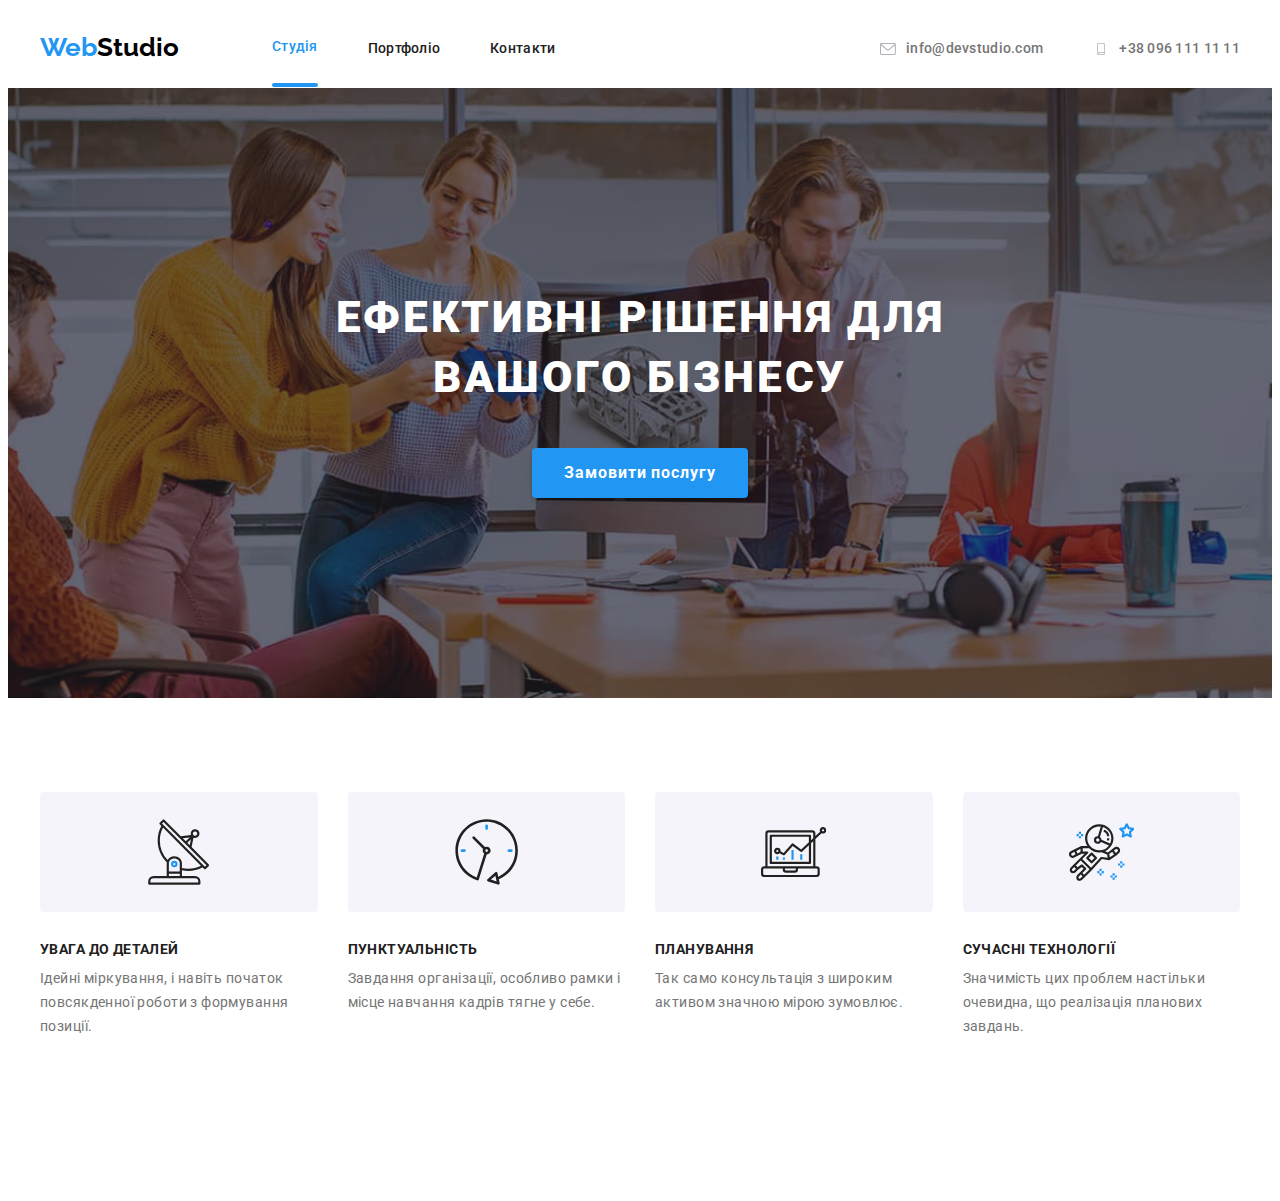
<file: index.html>
<!DOCTYPE html>
<html lang="uk">
  <head>
    <meta charset="UTF-8" />
    <meta http-equiv="X-UA-Compatible" content="IE=edge" />
    <meta name="viewport" content="width=device-width, initial-scale=1.0" />
    <link
      rel="stylesheet"
      href="https://cdnjs.cloudflare.com/ajax/libs/modern-normalize/1.1.0/modern-normalize.min.css"
      integrity="sha512-wpPYUAdjBVSE4KJnH1VR1HeZfpl1ub8YT/NKx4PuQ5NmX2tKuGu6U/JRp5y+Y8XG2tV+wKQpNHVUX03MfMFn9Q=="
      crossorigin="anonymous"
      referrerpolicy="no-referrer"
    />
    <link
      rel="stylesheet"
      href="https://cdnjs.cloudflare.com/ajax/libs/animate.css/4.1.1/animate.min.css"
    />
    <title>WebStudio</title>
    <link rel="preconnect" href="https://fonts.googleapis.com" />
    <link rel="preconnect" href="https://fonts.gstatic.com" crossorigin />
    <link
      href="https://fonts.googleapis.com/css2?family=Raleway:wght@700&family=Roboto:wght@400;500;700;900&display=swap"
      rel="stylesheet"
    />
    <link rel="stylesheet" href="./css/main.min.css" />
  </head>
  <body>
    <header class="header">
      <div class="container header__container">
         <nav class="navigation">
          <a href="./index.html" class="logo">Web<span class="text">Studio</span></a>
         
          <ul class="menu">
            <li class="menu__item">
              <a class="menu__link current" href="./index.html">Студія</a>
            </li>
            <li class="menu__item">
              <a class="menu__link" href="./portfolio.html">Портфоліо</a>
            </li>
            <li class="menu__item">
              <a class="menu__link" href="./index.html">Контакти</a>
            </li>
          </ul>
        </nav>
        <div class="connect">
          <ul class="connect__menu">
            <li class="connect__list">
              <a class="connect__link" href="mailto:info@devstudio.com"
                ><svg class="connect__icon" width="16" height="12">
                  <use href="./images/icons.svg#icon-email"></use></svg>info@devstudio.com
              </a>
            </li>
            <li class="connect__list">
              <a class="connect__link" href="tel:+380961111111"
                ><svg class="connect__icon" width="16" height="12">
                  <use href="./images/icons.svg#icon-smartphone"></use></svg>+38 096 111 11 11</a>
            </li>
          </ul>
          </nav>
        </div>
        <button type="button" class="modal__menu" data-menu-open>
          <svg class="modal__menu" width="24" height="24">
            <use href="./images/icons.svg#icon-modal__menu"></use>
          </svg>
        </button>
      </div>
      <div class="mob__menu is-hidden" data-menu>
        <div class="container">
          <div class="mob-menu-top">
        <button class="menu__close" data-menu-close>X</button>
        <ul class="mob-menu">
            <li class="mob__item">
              <a class="mob__link current" href="./index.html">Студія</a>
            </li>
            <li class="mob__item">
              <a class="mob__link" href="./portfolio.html">Портфоліо</a>
            </li>
            <li class="mob__item">
              <a class="mob__link" href="./index.html">Контакти</a>
            </li>
          </ul>
          </div>
          <div class="mob-menu-bottom">
          <div class="mob">
          <ul class="mob__menu-list">
            <li class="mob__list-item">
              <a class="mob__link-item" href="mailto:info@devstudio.com">info@devstudio.com</a>
            </li>
            <li class="mob__list-item">
              <a class="mob__link-item" href="tel:+380961111111">+38 096 111 11 11</a>
            </li>
          </ul>
          </div>
          <ul class="mob__menu-soc">
            <li class="mob__list-soc">
              <a href="#" class="mob__link-soc--after" aria-label="instagram">Instagram</a>
            </li>
            <li class="mob__list-soc">
              <a href="#" class="mob__link-soc--after" aria-label="twitter">Twitter</a>
            </li>
            <li class="mob__list-soc">
              <a href="#" class="mob__link-soc--after" aria-label="facebook">Facebook</a>
            </li>
            <li class="mob__list-soc">
              <a href="#" class="mob__link-soc" aria-label="linkedIn">LinkedIn</a>
            </li>
          </ul>
          </div>
          </div>
        </div>
      </div>
    </header>
    <main>
      <section class="container-box section">
        <div class="container">
          <h1 class="title">Ефективні рішення для вашого бізнесу</h1>
          <button type="button" class="btn" data-modal-open>Замовити послугу</button>
        </div>
      </section>
      <section class="section">
        <div class="container">
          <h2 hidden>Переваги</h2>
          <ul class="card__menu">
            <li class="card__list">
              <div class="card__icon">
                <svg class="card__icon" width="65.32">
                  <use href="./images/icons.svg#icon-antenna"></use>
                </svg>
              </div>
              <h3 class="card__title">Увага до деталей</h3>
              <p class="card__text">
                Ідейні міркування, і навіть початок повсякденної роботи з формування позиції.
              </p>
            </li>
            <li class="card__list">
              <div class="card__icon">
                <svg class="card__icon" width="65.32">
                  <use href="./images/icons.svg#icon-clock"></use>
                </svg>
              </div>
              <h3 class="card__title">Пунктуальність</h3>
              <p class="card__text">
                Завдання організації, особливо рамки і місце навчання кадрів тягне у себе.
              </p>
            </li>
            <li class="card__list">
              <div class="card__icon">
                <svg class="card__icon" width="65.32">
                  <use href="./images/icons.svg#icon-diagram"></use>
                </svg>
              </div>
              <h3 class="card__title">Планування</h3>
              <p class="card__text">
                Так само консультація з широким активом значною мірою зумовлює.
              </p>
            </li>
            <li class="card__list">
              <div class="card__icon">
                <svg class="card__icon" width="65.32">
                  <use href="./images/icons.svg#icon-astronaut"></use>
                </svg>
              </div>
              <h3 class="card__title">Сучасні технології</h3>
              <p class="card__text">
                Значимість цих проблем настільки очевидна, що реалізація планових завдань.
              </p>
            </li>
          </ul>
        </div>
      </section>
      <section class="section section-subtitle">
        <!--<div class="container">
          <h2 class="subtitle">Чим ми займаємося</h2>
          <ul class="secondary-menu">
            <li class="secondary-item">
              <div class="top-icon-text">
                <p class="top-icon-paragraph">Десктопні додатки</p>
                <img
                  class="picture"
                  src="./images/клавіатура.jpg"
                  alt="Клавіатура"
                  width="370"
                  height="294"
                />
              </div>
            </li>
            <li class="secondary-item">
              <div class="top-icon-text">
                <img
                  class="picture"
                  src="./images/екран.jpg"
                  alt="Ноутбук"
                  width="370"
                  height="294"
                />
                <p class="top-icon-paragraph">Мобільні додатки</p>
              </div>
            </li>
            <li class="secondary-item">
              <div class="top-icon-text">
                <img
                  class="picture"
                  src="./images/планшет.jpg"
                  alt="Екран"
                  width="370"
                  height="294"
                />
                <p class="top-icon-paragraph">Дизайнерські рішення</p>
              </div>
            </li>
          </ul>
        </div>-->
      </section>
      <!--<section class="box-section section">
        <div class="container">
          <h2 class="subtitle-lead">Наша команда</h2>
          <div class="box-secondary-menu">
            <ul class="secondary-menu-list">
              <li class="secondary-item">
                <img
                  class="icon"
                  src="./images/img1.jpg"
                  alt="Ігор Дем'яненко"
                  width="270"
                  height="260"
                />
                <div class="box-list">
                  <h3 class="caption">Ігор Дем'яненко</h3>
                  <p lang="en" class="desc">Product Designer</p>
                  <ul class="soc-list">
                    <li class="soc-item">
                      <a href="" class="soc-link" rel="noopener noreferrer nofollow">
                        <svg class="soc-link-icon" width="20px" height="20px">
                          <use href="./images/icons.svg#icon-instagram"></use>
                        </svg>
                      </a>
                    </li>
                    <li class="soc-item">
                      <a href="" class="soc-link" rel="noopener noreferrer nofollow">
                        <svg class="soc-link-icon" width="20px" height="20px">
                          <use href="./images/icons.svg#icon-twitter"></use>
                        </svg>
                      </a>
                    </li>
                    <li class="soc-item">
                      <a href="" class="soc-link" rel="noopener noreferrer nofollow">
                        <svg class="soc-link-icon" width="20px" height="20px">
                          <use href="./images/icons.svg#icon-facebook"></use>
                        </svg>
                      </a>
                    </li>
                    <li class="soc-item">
                      <a href="" class="soc-link" rel="noopener noreferrer nofollow">
                        <svg class="soc-link-icon" width="20px" height="20px">
                          <use href="./images/icons.svg#icon-linkedin"></use>
                        </svg>
                      </a>
                    </li>
                  </ul>
                </div>
              </li>
              <li class="secondary-item">
                <img
                  class="icon"
                  src="./images/img2.jpg"
                  alt="Ольга Рєпіна"
                  width="270"
                  height="260"
                />
                <div class="box-list">
                  <h3 class="caption">Ольга Рєпіна</h3>
                  <p lang="en" class="desc">Frontend Developer</p>
                  <ul class="soc-list">
                    <li class="soc-item">
                      <a href="" class="soc-link" rel="noopener noreferrer nofollow">
                        <svg class="soc-link-icon" width="20px" height="20px">
                          <use href="./images/icons.svg#icon-instagram"></use>
                        </svg>
                      </a>
                    </li>
                    <li class="soc-item">
                      <a href="" class="soc-link" rel="noopener noreferrer nofollow">
                        <svg class="soc-link-icon" width="20px" height="20px">
                          <use href="./images/icons.svg#icon-twitter"></use>
                        </svg>
                      </a>
                    </li>
                    <li class="soc-item">
                      <a href="" class="soc-link" rel="noopener noreferrer nofollow">
                        <svg class="soc-link-icon" width="20px" height="20px">
                          <use href="./images/icons.svg#icon-facebook"></use>
                        </svg>
                      </a>
                    </li>
                    <li class="soc-item">
                      <a href="" class="soc-link" rel="noopener noreferrer nofollow">
                        <svg class="soc-link-icon" width="20px" height="20px">
                          <use href="./images/icons.svg#icon-linkedin"></use>
                        </svg>
                      </a>
                    </li>
                  </ul>
                </div>
              </li>
              <li class="secondary-item">
                <img
                  class="icon"
                  src="./images/img3.jpg"
                  alt="Микола Тарасов"
                  width="270"
                  height="260"
                />
                <div class="box-list">
                  <h3 class="caption">Микола Тарасов</h3>
                  <p lang="en" class="desc">Marketing</p>
                  <ul class="soc-list">
                    <li class="soc-item">
                      <a href="" class="soc-link" rel="noopener noreferrer nofollow">
                        <svg class="soc-link-icon" width="20px" height="20px">
                          <use href="./images/icons.svg#icon-instagram"></use>
                        </svg>
                      </a>
                    </li>
                    <li class="soc-item">
                      <a href="" class="soc-link" rel="noopener noreferrer nofollow">
                        <svg class="soc-link-icon" width="20px" height="20px">
                          <use href="./images/icons.svg#icon-twitter"></use>
                        </svg>
                      </a>
                    </li>
                    <li class="soc-item">
                      <a href="" class="soc-link" rel="noopener noreferrer nofollow">
                        <svg class="soc-link-icon" width="20px" height="20px">
                          <use href="./images/icons.svg#icon-facebook"></use>
                        </svg>
                      </a>
                    </li>
                    <li class="soc-item">
                      <a href="" class="soc-link" rel="noopener noreferrer nofollow">
                        <svg class="soc-link-icon" width="20px" height="20px">
                          <use href="./images/icons.svg#icon-linkedin"></use>
                        </svg>
                      </a>
                    </li>
                  </ul>
                </div>
              </li>
              <li class="secondary-item">
                <img
                  class="icon"
                  src="./images/img4.jpg"
                  alt="Михайло Єрмаков"
                  width="270"
                  height="260"
                />
                <div class="box-list">
                  <h3 class="caption">Михайло Єрмаков</h3>
                  <p lang="en" class="desc">UI Designer</p>
                  <ul class="soc-list">
                    <li class="soc-item">
                      <a href="" class="soc-link" rel="noopener noreferrer nofollow">
                        <svg class="soc-link-icon" width="20px" height="20px">
                          <use href="./images/icons.svg#icon-instagram"></use>
                        </svg>
                      </a>
                    </li>
                    <li class="soc-item">
                      <a href="" class="soc-link" rel="noopener noreferrer nofollow">
                        <svg class="soc-link-icon" width="20px" height="20px">
                          <use href="./images/icons.svg#icon-twitter"></use>
                        </svg>
                      </a>
                    </li>
                    <li class="soc-item">
                      <a href="" class="soc-link" rel="noopener noreferrer nofollow">
                        <svg class="soc-link-icon" width="20px" height="20px">
                          <use href="./images/icons.svg#icon-facebook"></use>
                        </svg>
                      </a>
                    </li>
                    <li class="soc-item">
                      <a href="" class="soc-link" rel="noopener noreferrer nofollow">
                        <svg class="soc-link-icon" width="20px" height="20px">
                          <use href="./images/icons.svg#icon-linkedin"></use>
                        </svg>
                      </a>
                    </li>
                  </ul>
                </div>
              </li>
            </ul>
          </div>
        </div>
      </section>-->
      <!--<section class="section">
        <div class="nav container">
          <h2 class="nav__title">Постійні клієнти</h2>
          <ul class="nav__menu">
            <li class="nav__list">
              <a href="" class="nav__link link">
                <svg class="nav__soc" width="106" height="60">
                  <use href="./images/icons.svg#icon-yaco"></use>
                </svg>
              </a>
            </li>
            <li class="nav__list">
              <a href="" class="nav__link link">
                <svg class="nav__soc" width="106" height="60">
                  <use href="./images/icons.svg#icon-tagline"></use>
                </svg>
              </a>
            </li>
            <li class="nav__list">
              <a href="" class="nav__link link">
                <svg class="nav__soc" width="106" height="60">
                  <use href="./images/icons.svg#icon-company-three"></use>
                </svg>
              </a>
            </li>
            <li class="nav__list">
              <a href="" class="nav__link link">
                <svg class="nav__soc" width="106" height="60">
                  <use href="./images/icons.svg#icon-foster-peters"></use>
                </svg>
              </a>
            </li>
            <li class="nav__list">
              <a href="" class="nav__link link">
                <svg class="nav__soc" width="106" height="60">
                  <use href="./images/icons.svg#icon-brand"></use>
                </svg>
              </a>
            </li>
            <li class="nav__list">
              <a href="" class="nav__link link">
                <svg class="nav__soc" width="106" height="60">
                  <use href="./images/icons.svg#icon-company-tagline"></use>
                </svg>
              </a>
            </li>
          </ul>
        </div>
      </section>
    </main>-->
    <!--<footer class="box">
      <div class="footer-box-container container">
        <div class="address-list">
          <a class="logo-icon" href="./index.html">Web<span class="text-logo">Studio</span></a>
          <ul class="menu-list">
            <li class="footer-list-item">
              <a
                class="address"
                href="https://goo.gl/maps/2GhHWjsv7smpyjgPA"
                target="_blank"
                rel="noopener noreferrer nofollow"
                >м. Київ, пр-т Лесі Українки, 26</a
              >
            </li>
            <li class="footer-list-item">
              <a class="list-item-link" href="mailto:info@example.com">info@example.com</a>
            </li>
            <li class="footer-list-item">
              <a class="list-item-link" href="tel:+380991111111">+38 099 111 11 11</a>
            </li>
          </ul>
        </div>
        <div class="footer-box">
          <p class="footer-page">приєднуйтись</p>
          <ul class="images-links">
            <li class="footer-soc-item">
              <a
                href="#"
                class="footer-soc-link"
                target="_blank"
                rel="noopener noreferrer nofollow"
              >
                <svg class="footer-soc-link-icon" width="20px" height="20px">
                  <use href="./images/icons.svg#icon-instagram"></use>
                </svg>
              </a>
            </li>
            <li class="footer-soc-item">
              <a
                href="#"
                class="footer-soc-link"
                target="_blank"
                rel="noopener noreferrer nofollow"
              >
                <svg class="footer-soc-link-icon" width="20px" height="20px">
                  <use href="./images/icons.svg#icon-twitter"></use>
                </svg>
              </a>
            </li>
            <li class="footer-soc-item">
              <a
                href="#"
                class="footer-soc-link"
                target="_blank"
                rel="noopener noreferrer nofollow"
              >
                <svg class="footer-soc-link-icon" width="20px" height="20px">
                  <use href="./images/icons.svg#icon-facebook"></use>
                </svg>
              </a>
            </li>
            <li class="footer-soc-item">
              <a
                href="#"
                class="footer-soc-link"
                target="_blank"
                rel="noopener noreferrer nofollow"
              >
                <svg class="footer-soc-link-icon" width="20px" height="20px">
                  <use href="./images/icons.svg#icon-linkedin"></use>
                </svg>
              </a>
            </li>
          </ul>
        </div>
        <div class="box-mailto">
          <p class="footer-mailto">Підпишіться на розсилку</p>
          <form class="modal-form">
            <input type="text" class="modal-input" placeholder="E-mail" name="online-email" />
            <button type="submit" class="modal-btn">
              Підписатися
              <span class="btn-telegram">
                <svg class="icon-telegram" width="24" height="24">
                  <use href="./images/icons.svg#icon-telegram"></use>
                </svg>
              </span>
            </button>
          </form>
        </div>
      </div>
    </footer>-->
    <div class="backdrop is-hidden" data-modal>
      <div class="modal">
        <button type="button" class="modal-close" data-modal-close>
          <svg class="modal-close-icon" width="18" height="18">
            <use href="./images/icons.svg#icon-close-black"></use>
          </svg>
        </button>
        <p class="modal-titel">Залиште свої дані, ми вам передзвонимо</p>
        <form class="form-modal">
          <div class="input-wrap">
            <label>
              <span class="modal-form-text">Ім'я</span>
              <input type="text" name="user-name" class="input-modal" />
              <svg class="modal-input-icon" width="18" height="18">
                <use href="./images/icons.svg#icon-person"></use>
              </svg>
            </label>
          </div>
          <div class="input-wrap">
            <label class="modal-form">
              <span class="modal-form-text">Телефон</span>
              <input type="text" name="user-tel" class="input-modal" />
              <svg class="modal-input-icon" width="18" height="18">
                <use href="./images/icons.svg#icon-phone"></use>
              </svg>
            </label>
          </div>
          <div class="input-wrap">
            <label class="modal-form">
              <span class="modal-form-text">Пошта</span>
              <input type="text" name="user-email" class="input-modal" />
              <svg class="modal-input-icon" width="18" height="18">
                <use href="./images/icons.svg#icon-email"></use>
              </svg>
            </label>
          </div>
          <div class="modal-field">
            <label for="user-comment" class="modal-form-text">Коментар</label>
            <textarea
              class="text-coment"
              name="user-comment"
              id="user-comment"
              placeholder="Введіть текст"
            ></textarea>
          </div>
          <div class="modal-field">
            <input
              type="checkbox"
              name="privacy"
              id="privacy"
              class="input-check visually-hidden"
            />
            <label for="privacy" class="check-text">
              <span>
                <svg class="check-icon" width="16" height="15">
                  <use href="./images/icons.svg#icon-check"></use>
                </svg>
              </span>
              Погоджуюся з розсилкою та приймаю<a href="#" class="check-conditions"
                >Умови договору</a
              >
            </label>
          </div>
          <button class="button-modal">Відправити</button>
        </form>
      </div>
    </div>
    <script src="https://unpkg.com/aos@2.3.1/dist/aos.js"></script>
    <script>
      AOS.init();
    </script>
    <script src="./js/modal.js"></script>
    <script src="./js/menu.js"></script>
  </body>
</html>
</file>
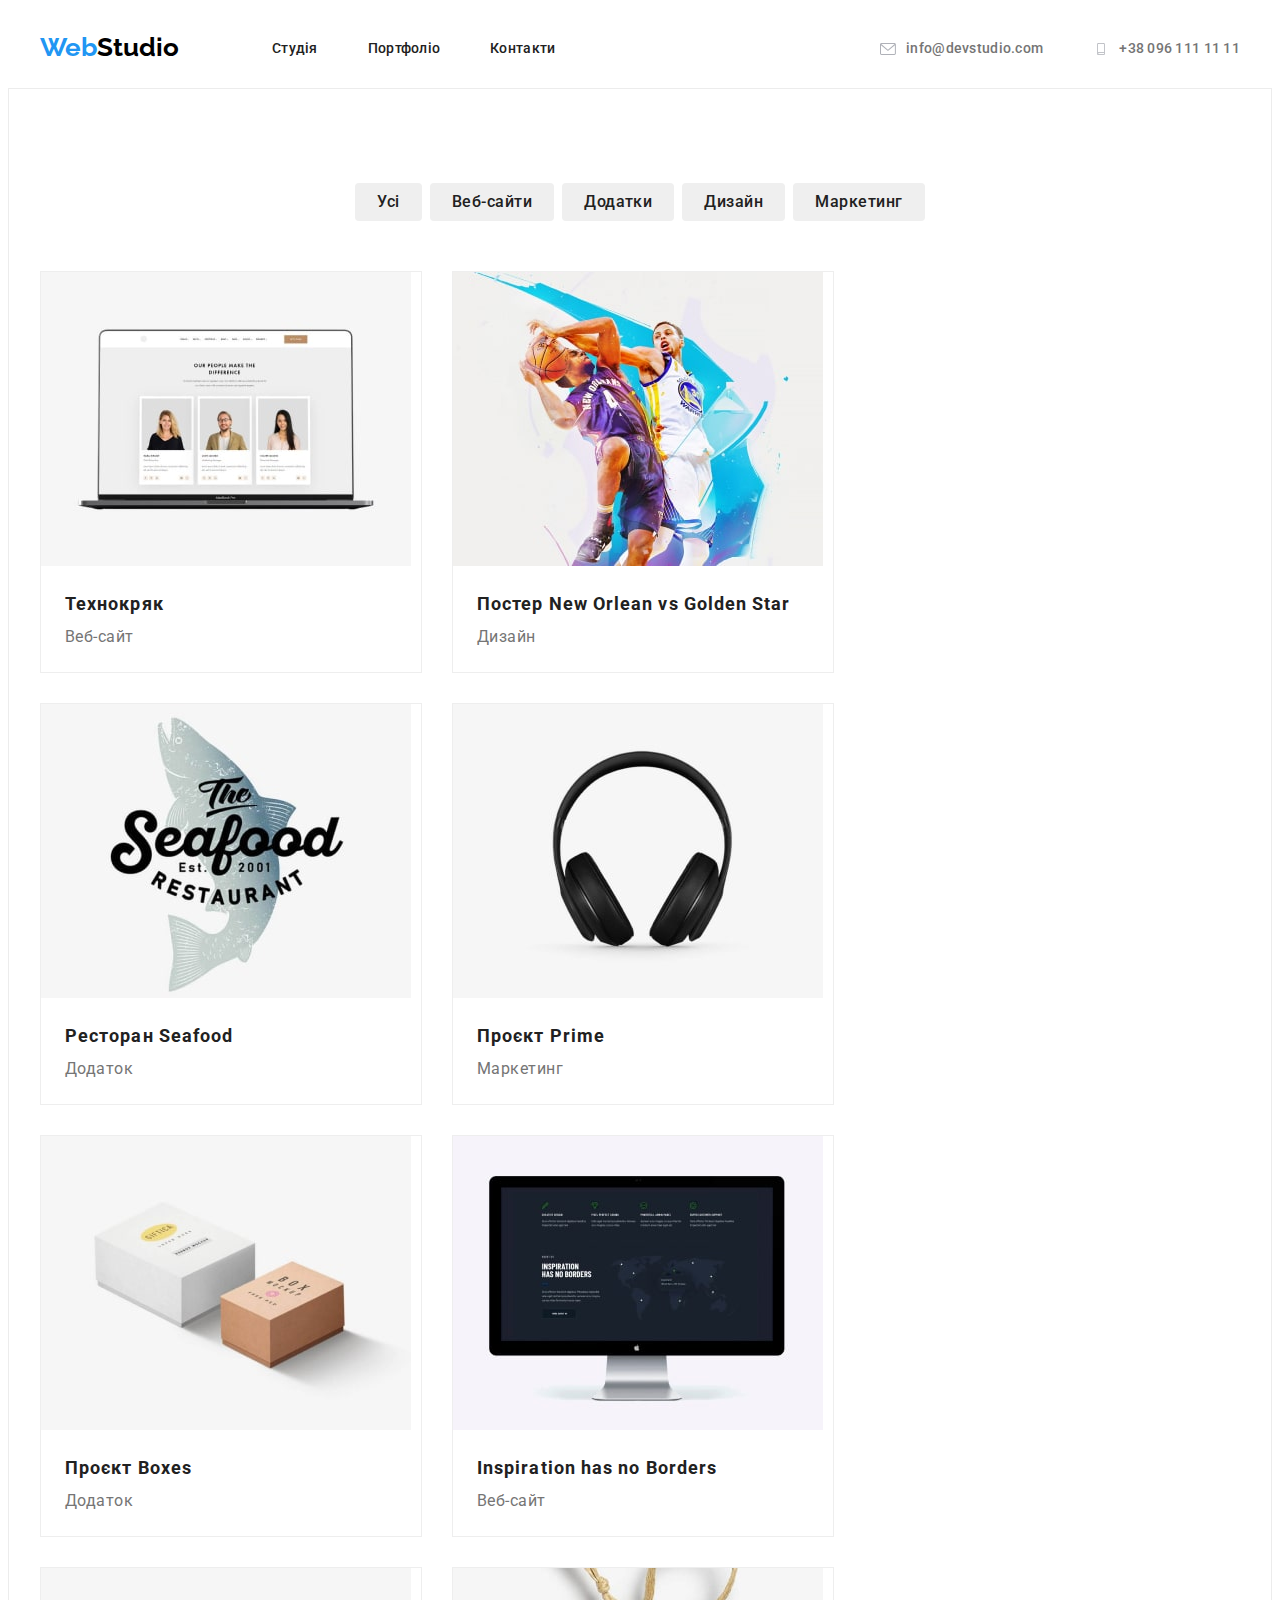
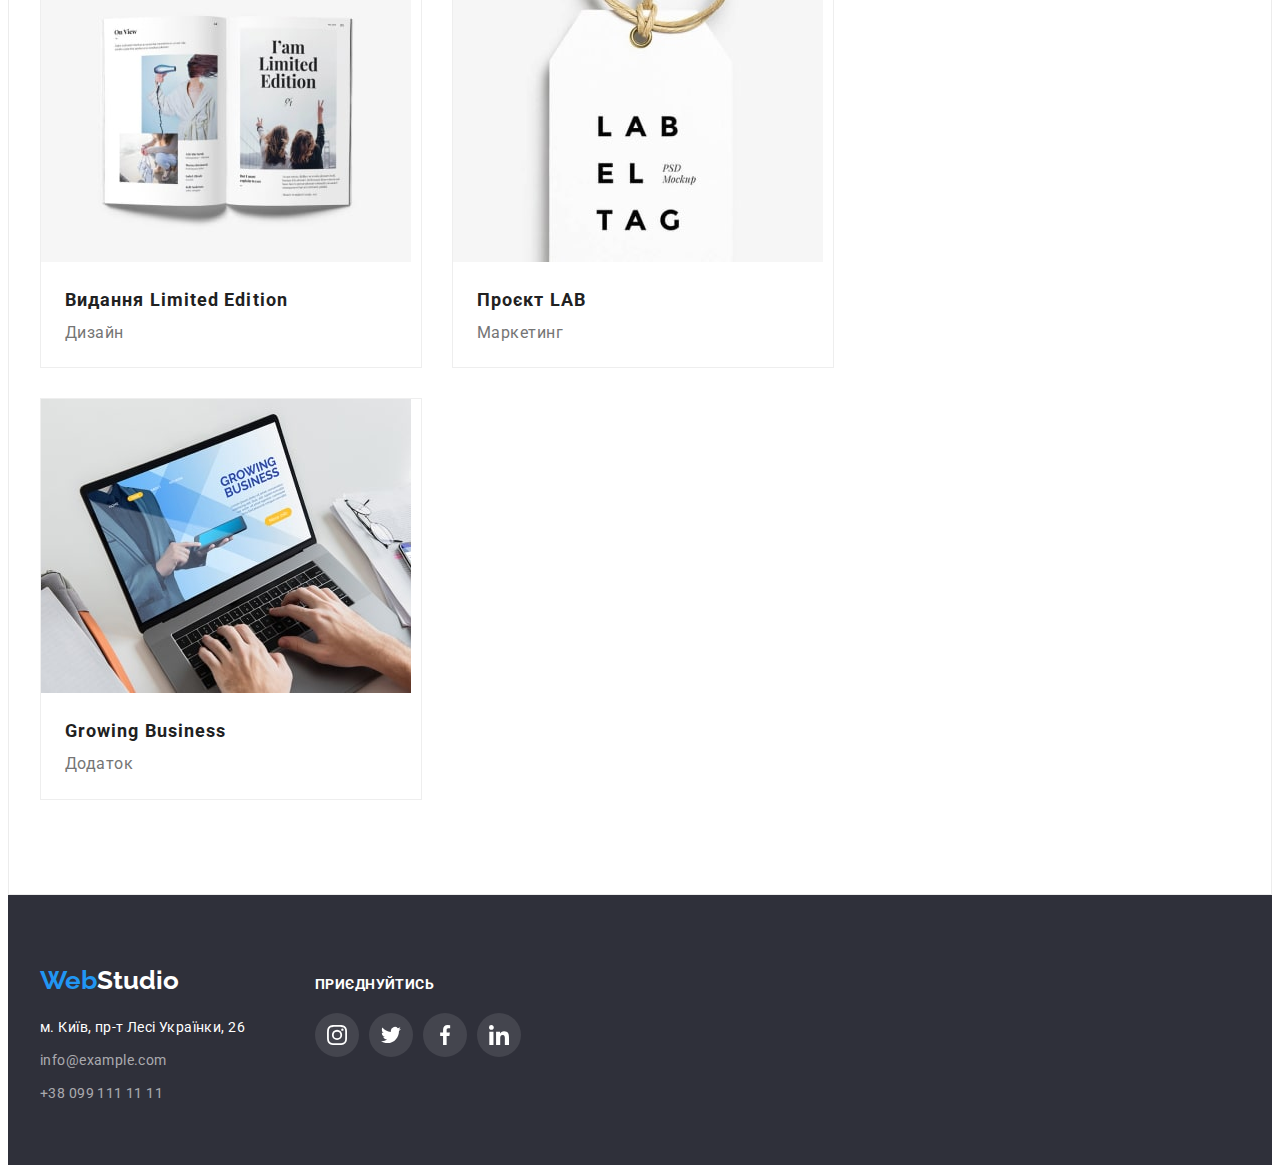
<file: portfolio.html>
<!DOCTYPE html>
<html lang="uk">
  <head>
    <meta charset="UTF-8"/>
    <meta http-equiv="X-UA-Compatible" content="IE=edge"/>
    <meta name="viewport" content="width=device-width, initial-scale=1.0"/>
    <link rel="stylesheet" href="https://cdnjs.cloudflare.com/ajax/libs/modern-normalize/1.1.0/modern-normalize.min.css" integrity="sha512-wpPYUAdjBVSE4KJnH1VR1HeZfpl1ub8YT/NKx4PuQ5NmX2tKuGu6U/JRp5y+Y8XG2tV+wKQpNHVUX03MfMFn9Q==" crossorigin="anonymous" referrerpolicy="no-referrer"/>
    <title>WebStudio</title>
    <link rel="preconnect" href="https://fonts.googleapis.com"/>
    <link rel="preconnect" href="https://fonts.gstatic.com" crossorigin/>
    <link href="https://fonts.googleapis.com/css2?family=Raleway:wght@700&family=Roboto:wght@400;500;700;900&display=swap" rel="stylesheet"/>
    <link rel="stylesheet" href="./css/styles.css"/>
  </head>
  <body>
    <header class="page">
      <div class="container header-container">
        <nav class="navigation">
          <a class="logo" href="./index.html">Web<span class="text">Studio</span></a>
          <ul class="menu">
            <li class="item">
              <a class="link" href="./index.html">Студія</a>
            </li>
            <li class="item">
              <a class="link" href="./index.html">Портфоліо</a>
            </li>
            <li class="item">
              <a class="link" href="">Контакти</a>
            </li>
          </ul>
        </nav>
        <ul class="menu">
          <li class="list-item">
            <a class="item-link" href="mailto:info@devstudio.com"><svg class="link-icon-soc" width="16px" height="12px">
                <use href="./images/icons.svg#icon-email"></use>
              </svg>info@devstudio.com</a>
          </li>
          <li class="list-item">
            <a class="item-link" href="tel:+380961111111"><svg class="link-icon-soc" width="16px" height="12px">
                <use href="./images/icons.svg#icon-smartphone"></use>
              </svg>+38 096 111 11 11</a>
          </li>
        </ul>
      </div>
    </header>
    <main class="main-page">
      <section class="hero section">
        <div class="container">
          <h2 class="visually-hidden" hidden>Переваги</h2>
          <ul class="items">
            <li class="main-item">
              <button type="button" class="button">Усі</button>
            </li>
            <li class="main-item">
              <button type="button" class="button">Веб-сайти</button>
            </li>
            <li class="main-item">
              <button type="button" class="button">Додатки</button>
            </li>
            <li class="main-item">
              <button type="button" class="button">Дизайн</button>
            </li>
            <li class="main-item">
              <button type="button" class="button">Маркетинг</button>
            </li>
          </ul>
          <div class="hero-list-item">
            <ul class="hero-list">
              <li class="hero-item">
                <img src="./images/images.jpg" alt="Технокряк" width="370" height="294" />
                <div class="box-hero-item">
                  <h2 class="main-title">Технокряк</h2>
                  <p class="paragraph-text">Веб-сайт</p>
                </div>
              </li>
              <li class="hero-item">
                <img src="./images/images1.jpg" alt="Постер" width="370" height="294" />
                <div class="box-hero-item">
                  <h2 class="main-title">Постер New Orlean vs Golden Star</h2>
                  <p class="paragraph-text">Дизайн</p>
                </div>
              </li>
              <li class="hero-item">
                <img src="./images/images2.jpg" alt="Ресторан" width="370" height="294" />
                <div class="box-hero-item">
                  <h2 class="main-title">Ресторан Seafood</h2>
                  <p class="paragraph-text">Додаток</p>
                </div>
              </li>
              <li class="hero-item">
                <img src="./images/images3.jpg" alt="Проект" width="370" height="294" />
                <div class="box-hero-item">
                  <h2 class="main-title">Проєкт Prime</h2>
                  <p class="paragraph-text">Маркетинг</p>
                </div>
              </li>
              <li class="hero-item">
                <img src="./images/images4.jpg" alt="Проєкт Boxes" width="370" height="294" />
                <div class="box-hero-item">
                  <h2 class="main-title">Проєкт Boxes</h2>
                  <p class="paragraph-text">Додаток</p>
                </div>
              </li>
              <li class="hero-item">
                <img src="./images/images5.jpg" alt="Веб-сайт" width="370" height="294" />
                <div class="box-hero-item">
                  <h2 class="main-title">Inspiration has no Borders</h2>
                  <p class="paragraph-text">Веб-сайт</p>
                </div>
              </li>
              <li class="hero-item">
                <img src="./images/images6.jpg" alt="Видання" width="370" height="294" />
                <div class="box-hero-item">
                  <h2 class="main-title">Видання Limited Edition</h2>
                  <p class="paragraph-text">Дизайн</p>
                </div>
              </li>
              <li class="hero-item">
                <img src="./images/images7.jpg" alt="Проєкт" width="370" height="294" />
                <div class="box-hero-item">
                  <h2 class="main-title">Проєкт LAB</h2>
                  <p class="paragraph-text">Маркетинг</p>
                </div>
              </li>
              <li class="hero-item">
                <img src="./images/images8.jpg " alt="Додаток" width="370" height="294" />
                <div class="box-hero-item">
                  <h2 class="main-title">Growing Business</h2>
                  <p class="paragraph-text">Додаток</p>
                </div>
              </li>
            </ul>
          </div>
        </div>
      </section>
    </main>
    <footer class="box">
      <div class="footer-box-container container">
        <div class="address-list">
          <a class="logo-icon" href="./index.html">Web<span class="text-logo">Studio</span></a>
          <ul class="menu-list">
            <li class="footer-list-item">
              <a
                class="address"
                href="https://goo.gl/maps/2GhHWjsv7smpyjgPA"
                target="_blank"
                rel="noopener noreferrer nofollow"
                >м. Київ, пр-т Лесі Українки, 26</a
              >
            </li>
            <li class="footer-list-item">
              <a class="list-item-link" href="mailto:info@example.com">info@example.com</a>
            </li>
            <li class="footer-list-item">
              <a class="list-item-link" href="tel:+380991111111">+38 099 111 11 11</a>
            </li>
          </ul>
        </div>
        <div class="footer-box">
          <p class="footer-page">приєднуйтись</p>
          <ul class="images-links">
            <li class="footer-soc-item">
              <a href="#" class="footer-soc-link link" target="_blank" rel="noopener noreferrer nofollow">
                        <svg class="footer-soc-link-icon" width="20px" height="20px">
                          <use href="./images/icons.svg#icon-instagram"></use>
                        </svg>
                      </a>
                    </li>
                    <li class="footer-soc-item">
                      <a href="#" class="footer-soc-link link" target="_blank" rel="noopener noreferrer nofollow">
                        <svg class="footer-soc-link-icon" width="20px" height="20px">
                          <use href="./images/icons.svg#icon-twitter"></use>
                        </svg>
                      </a>
                    </li>
                    <li class="footer-soc-item">
                      <a href="#" class="footer-soc-link link" target="_blank" rel="noopener noreferrer nofollow">
                        <svg class="footer-soc-link-icon" width="20px" height="20px">
                          <use href="./images/icons.svg#icon-facebook"></use>
                        </svg>
                      </a>
                    </li>
                    <li class="footer-soc-item">
                      <a href="#" class="footer-soc-link link" target="_blank" rel="noopener noreferrer nofollow">
                        <svg class="footer-soc-link-icon" width="20px" height="20px">
                          <use href="./images/icons.svg#icon-linkedin"></use>
                        </svg>
                      </a>
                    </li>
                  </ul>
                </div>
            </div>
    </footer>
    <script src="https://unpkg.com/aos@2.3.1/dist/aos.js"></script>
    <script>
  AOS.init();
</script>
  </body>
</html>
</file>
<file: css/styles.css>
p,
h1,
h2,
h3,
h4,
h5,
h6 {
  margin: 0;
}

ul,
ol {
  margin: 0;
  padding-left: 0;
}

address {
  font-style: normal;
}

img {
  display: block;
  max-width: 100%;
  height: auto;
}

.container {
  width: 1200px;
  padding-left: 15px;
  padding-right: 15px;
  margin: 0 auto;
}

.section {
  padding-top: 94px;
  padding-bottom: 94px;
}

body {
  font-family: 'Roboto', sans-serif;
}

.page {
  background: #ffffff;
  padding-top: 24px;
  padding-bottom: 25px;
}

.logo {
  font-family: 'Raleway', sans-serif;
  font-weight: 700;
  font-size: 26px;
  line-height: 1.19;
  color: #2196f3;
  text-decoration: none;
}

.logo {
  margin-right: 93px;
}

.text {
  font-family: 'Raleway', sans-serif;
  font-weight: 700;
  font-size: 26px;
  line-height: 1.19;
  color: #000000;
  text-decoration: none;
}

.header-container {
  display: flex;
  justify-content: space-between;
}

.menu {
  display: flex;
  align-items: center;
  gap: 50px;
}

.link-icon-soc {
  width: 16px;
  height: 12px;
  fill: currentColor;
  color: #afb1b8;
}

.link-icon-soc {
  margin-right: 10px;
  vertical-align: middle;
}

.link-icon-soc:hover,
.link-icon-soc:focus svg {
  fill: #2196f3;
}

.navigation {
  display: flex;
}

.link:hover,
.link:focus {
  color: #2196f3;
}

.link {
  font-weight: 500;
  font-size: 14px;
  line-height: 1.14;
  letter-spacing: 0.02em;
  color: #212121;
  text-decoration: none;
  transition: color 250ms linear;
}

.item-link:hover,
.item-link:focus {
  color: #2196f3;
}

.item-link:hover .link-icon-soc,
.item-link:focus .link-icon-soc {
  color: #2196f3;
}

.item-link {
  font-weight: 500;
  font-size: 14px;
  line-height: 1.14;
  letter-spacing: 0.02em;
  color: #757575;
  text-decoration: none;
  transition: color 250ms linear;
}

.item,
.list-item,
.item-list,
.main-item,
.hero-item,
.footer-list-item,
.soc-list,
.test-list {
  list-style: none;
}

.visually-hidden {
  clip: rect(0 0 0 0);
  clip-path: inset(50%);
  height: 1px;
  overflow: hidden;
  position: absolute;
  white-space: nowrap;
  width: 1px;
}

.container-box {
  background: #2f303a;
  background-image: linear-gradient(rgba(47, 48, 58, 0.4), rgba(47, 48, 58, 0.4)),
    url(../images/hero-bg.jpg);
  background-repeat: no-repeat;
  background-position: center;
  background-size: cover;
  padding-top: 200px;
  padding-bottom: 200px;
}

.title {
  font-weight: 900;
  font-size: 44px;
  line-height: 1.36;
  text-align: center;
  letter-spacing: 0.06em;
  text-transform: uppercase;
  color: #ffffff;
}

.title {
  max-width: 696px;
  margin-left: auto;
  margin-right: auto;
}

.btn {
  background: #2196f3;
  box-shadow: 0px 4px 4px rgba(0, 0, 0, 0.15);
  border-radius: 4px;
  cursor: pointer;
  border: 0;
  margin-left: auto;
  margin-right: auto;
  margin-top: 40px;
  padding: 10px 32px;
}

.btn {
  font-family: inherit;
  font-weight: 700;
  font-size: 16px;
  line-height: 1.87;
  display: flex;
  align-items: center;
  text-align: center;
  letter-spacing: 0.06em;
  color: #ffffff;
  transition: color 250ms linear;
}

.hero-menu {
  display: flex;
  gap: 30px;
}

.item-list {
  flex-basis: calc(100% - 90px / 4);
}

.thumb-icon {
  display: flex;
  background-color: #f5f4fa;
  justify-content: center;
  margin-bottom: 30px;
  height: 120px;
  border-radius: 4px;
}

.item-list {
  width: 270px;
}

.tagline {
  font-weight: 700;
  font-size: 14px;
  line-height: 1.14;
  letter-spacing: 0.03em;
  text-transform: uppercase;
  color: #212121;
}

.tagline {
  margin-bottom: 10px;
}

.paragraph {
  font-weight: 400;
  font-size: 14px;
  line-height: 1.71;
  letter-spacing: 0.03em;
  color: #757575;
}

.subtitle {
  font-weight: 700;
  font-size: 36px;
  line-height: 1.16;
  text-align: center;
  letter-spacing: 0.03em;
  color: #212121;
  margin-bottom: 50px;
}

.section-subtitle {
  padding-top: 0;
}

.subtitle-lead {
  font-weight: 700;
  font-size: 36px;
  line-height: 1.16;
  text-align: center;
  letter-spacing: 0.03em;
  color: #212121;
}

.subtitle-lead {
  margin-bottom: 50px;
}

.secondary-menu {
  display: flex;
  gap: 30px;
}

.box-section {
  background: #f5f4fa;
  padding-top: 100px;
  padding-bottom: 100px;
}

.secondary-menu-list {
  display: flex;
  gap: 30px;
}

.secondary-item {
  list-style: none;
  background: #ffffff;
  box-shadow: 0px 1px 3px rgba(0, 0, 0, 0.12), 0px 1px 1px rgba(0, 0, 0, 0.14),
    0px 2px 1px rgba(0, 0, 0, 0.2);
  border-radius: 0px 0px 4px 4px;
}

.caption {
  font-weight: 500;
  font-size: 16px;
  line-height: 1.18;
  letter-spacing: 0.03em;
  color: #212121;
  text-align: center;
  letter-spacing: 0.03em;
}

.soc-list {
  display: flex;
  justify-content: center;
  gap: 10px;
}

.soc-item {
  width: 44px;
  height: 44px;
}

.soc-link {
  width: 100%;
  height: 100%;
  background: #ffffff;
  border-radius: 50%;
  display: block;
  display: flex;
  align-items: center;
  justify-content: center;
  fill: currentColor;
  color: #afb1b8;
}

.soc-link:hover,
.soc-link:focus {
  background-color: #2196f3;
}

.soc-link:hover,
.soc-link:focus .soc-link-icon {
  fill: #ffffff;
}

.box-list {
  box-shadow: 0px 1px 3px rgba(0, 0, 0, 0.12), 0px 1px 1px rgba(0, 0, 0, 0.14),
    0px 2px 1px rgba(0, 0, 0, 0.2);
  border-radius: 0px 0px 4px 4px;
}

.main-item:hover,
.main-item:focus {
  box-shadow: 0px 3px 1px rgba(0, 0, 0, 0.1), 0px 1px 2px rgba(0, 0, 0, 0.08),
    0px 2px 2px rgba(0, 0, 0, 0.12);
  border-radius: 4px;
}

.box-list {
  padding-top: 30px;
  padding-bottom: 30px;
}

.desc {
  font-weight: 400;
  font-size: 16px;
  line-height: 1.18;
  letter-spacing: 0.03em;
  color: #757575;
  text-align: center;
  letter-spacing: 0.03em;
  padding-top: 10px;
  margin-bottom: 16px;
}

.box {
  background: #2f303a;
  padding-top: 50px;
  padding-bottom: 50px;
}

.address {
  font-weight: 400;
  font-size: 14px;
  line-height: 1.71;
  letter-spacing: 0.03em;
  color: #ffffff;
  text-decoration: none;
}

.list-item-link {
  font-weight: 400;
  font-size: 14px;
  line-height: 1.71;
  letter-spacing: 0.03em;
  color: rgba(255, 255, 255, 0.6);
  text-decoration: none;
}

.list-item {
  align-items: center;
}

.caption-box {
  font-family: inherit;
  font-weight: 700;
  font-size: 36px;
  line-height: 1.16;
  text-align: center;
  letter-spacing: 0.03em;
  color: #212121;
}

.caption-box {
  margin-bottom: 50px;
}

.test-list {
  display: flex;
  gap: 30px;
}

.test-item {
  width: calc((100% - 150px) / 6);
  height: 90px;
}

.test-link {
  width: 100%;
  height: 100%;
  border: 1px solid #afb1b8;
  border-radius: 4px;
  display: block;
  display: flex;
  align-items: center;
  justify-content: center;
  fill: currentColor;
  color: #afb1b8;
  transition: color 250ms linear;
}

.test-link:hover,
.test-link:focus {
  border: 1px solid #2196f3;
  fill: #2196f3;
}

.logo-icon {
  font-family: 'Raleway', sans-serif;
  font-weight: 700;
  font-size: 26px;
  line-height: 1.19;
  color: #2196f3;
  text-decoration: none;
}

.logo-icon {
  display: block;
  margin: 0;
  margin-bottom: 20px;
}

.text-logo {
  font-family: 'Raleway', sans-serif;
  font-weight: 700;
  font-size: 26px;
  line-height: 1.19;
  color: #ffffff;
  text-decoration: none;
}

.address-list {
  margin-top: 20px;
  flex-direction: column;
}

.footer-list-item {
  margin-bottom: 9px;
}

.button:hover,
.button:focus {
  font-family: inherit;
  font-weight: 500;
  font-size: 16px;
  line-height: 1.62;
  letter-spacing: 0.03em;
  color: #ffffff;
  background: #2196f3;
}

.button {
  font-family: inherit;
  font-weight: 500;
  font-size: 16px;
  line-height: 1.62;
  letter-spacing: 0.03em;
  color: #212121;
  cursor: pointer;
  border: 0;
  border-radius: 4px;
  padding: 6px 22px;
  transition: color 250ms linear;
}

.items {
  display: flex;
  gap: 8px;
  margin-bottom: 50px;
  justify-content: center;
}

.main-title {
  font-weight: 700;
  font-size: 18px;
  line-height: 2;
  letter-spacing: 0.06em;
  color: #212121;
}

.paragraph-text {
  font-weight: 400;
  font-size: 16px;
  line-height: 1.87;
  letter-spacing: 0.03em;
  color: #757575;
}

.main-page {
  background: #ffffff;
  border: 1px solid #ececec;
}

.hero-list {
  display: flex;
  flex-wrap: wrap;
  gap: 30px;
}

.hero-item {
  background: #ffffff;
  border: 1px solid #eeeeee;
  width: calc((100% - 60px) / 3);
}

.hero-item:hover {
  border: 1px solid #eeeeee;
  box-shadow: 0px 1px 1px rgba(0, 0, 0, 0.12), 0px 4px 4px rgba(0, 0, 0, 0.06),
    1px 4px 6px rgba(0, 0, 0, 0.16);
}

.box-hero-item {
  padding-top: 20px;
  padding-right: 24px;
  padding-bottom: 20px;
  padding-left: 24px;
}

.images-links {
  display: flex;
  justify-content: center;
  gap: 10px;
}

.footer-soc-item {
  width: 44px;
  height: 44px;
  border-radius: 50%;
  list-style: none;
}

.footer-soc-link {
  width: 100%;
  height: 100%;
  background: rgba(255, 255, 255, 0.1);
  border-radius: 50%;
  display: block;
  display: flex;
  align-items: center;
  justify-content: center;
  fill: currentColor;
  color: #ffffff;
}

.footer-soc-link:hover,
.footer-soc-link:focus {
  background-color: #2196f3;
}

.footer-soc-link:hover,
.footer-soc-link:focus .footer-soc-link-icon {
  fill: #ffffff;
}

.footer-page {
  font-family: inherit;
  font-weight: 700;
  font-size: 14px;
  line-height: 1.14;
  letter-spacing: 0.03em;
  text-transform: uppercase;
  color: #ffffff;
  padding-bottom: 20px;
}

.footer-box {
  margin-left: 70px;
}

.footer-box-container {
  display: flex;
  align-items: baseline;
}
</file>
<file: css/main.min.css>
p,h1,h2,h3,h4,h5,h6{margin:0}ul,ol{margin:0;padding-left:0}address{font-style:normal}img{display:block;width:100%;height:auto;max-width:100%}body{font-family:"Roboto",sans-serif}.menu__item,.connect__list,.conect__list,.item-list,.card__list,.main-item,.hero-item,.footer-list-item,.soc-list,.nav__menu{list-style:none}.mob__item,.mob__list-item,.mob__list-soc{list-style:none}.is-hidden{opacity:0;visibility:hidden;pointer-events:none}.visually-hidden{clip:rect(0 0 0 0);-webkit-clip-path:inset(50%);clip-path:inset(50%);height:1px;overflow:hidden;position:absolute;white-space:nowrap;width:1px}.container{width:100%;padding-left:15px;padding-right:15px;margin-left:auto;margin-right:auto}@media screen and (min-width: 480px){.container{max-width:480px}}@media screen and (min-width: 768px){.container{max-width:768px}}@media screen and (min-width: 1200px){.container{max-width:1200px}}.container{width:100%;padding-left:15px;padding-right:15px;margin-left:auto;margin-right:auto}.header{background:#fff;padding-top:24px;padding-bottom:25px}.header__container{display:flex;align-items:center;justify-content:space-between}.logo{font-family:"Raleway",sans-serif;font-weight:700;font-size:26px;line-height:1.19;color:#2196f3;text-decoration:none}.text{font-family:"Raleway",sans-serif;font-weight:700;font-size:26px;line-height:1.19;color:#000;text-decoration:none}.modal__menu{background-color:rgba(0,0,0,0);border:none}@media screen and (min-width: 768px){.modal__menu{display:none}}.modal__menu{margin-left:auto}.mob__menu{width:100vw;height:100vh;background-color:#fff;top:0;position:fixed;z-index:1;padding-top:21px;padding-bottom:21px}.mob__menu>.container{height:100%;display:flex;flex-direction:column;justify-content:space-between;overflow:auto}.menu__close{margin-left:auto;display:block;border:none;background-color:rgba(0,0,0,0);padding-bottom:8px}.mob__link{font-weight:500;font-size:40px;line-height:1.75;letter-spacing:.02em;color:#212121;text-decoration:none}.mob__link:hover,.mob__link:focus{color:#2196f3}.mob__item:not(:last-child){margin-bottom:32px}.mob__link-item{font-weight:500;font-size:24px;line-height:1.67;letter-spacing:.02em;color:#757575;text-decoration:none}.mob__link-item:hover,.mob__link-item:focus{color:#2196f3}.mob__menu-list{margin-bottom:64px}.mob__link-soc--after{font-weight:500;font-size:18px;line-height:1.22;letter-spacing:.02em;color:#2196f3;text-decoration:none}.mob__link-soc{font-weight:500;font-size:18px;line-height:1.22;letter-spacing:.02em;color:#2196f3;text-decoration:none}.mob__menu-soc{display:flex;flex-wrap:wrap;gap:20px;margin-top:64px}@media screen and (min-width: 480px){.mob__menu-soc{gap:20px}}.mob__list-soc{position:relative}@media screen and (max-width: 479px){.mob__link-soc--after::after{content:"";display:block;position:absolute;top:50%;left:100%;width:22px;height:1px;border:1px solid rgba(33,33,33,.2);transform:rotate(90deg)}}@media screen and (min-width: 480px){.mob__link-soc--after::after{content:"";display:block;position:absolute;top:50%;left:100%;width:22px;height:1px;border:1px solid rgba(33,33,33,.2);transform:rotate(90deg)}}@media screen and (min-width: 768px){.navigation{display:flex;align-items:center}}@media screen and (min-width: 1200px){.navigation{display:flex;align-items:center}}.menu{display:none}@media screen and (min-width: 768px){.menu{display:flex;align-items:center;gap:50px;margin-left:88px}}@media screen and (min-width: 1200px){.menu{display:flex;align-items:center;gap:50px;margin-left:93px}}.connect__menu{display:none}@media screen and (min-width: 768px){.connect__menu{display:flex;flex-direction:column;justify-content:center;align-items:flex-start}}@media screen and (min-width: 1200px){.connect__menu{display:flex;align-items:center;gap:10px;flex-direction:row}}.menu__link{font-weight:500;font-size:14px;line-height:1.14;letter-spacing:.02em;color:#212121;text-decoration:none;transition:color 250ms linear}.menu__link:hover,.menu__link:focus{color:#2196f3}.connect__icon{fill:currentColor;color:#afb1b8;margin-right:10px;vertical-align:middle;transition:fill 250ms linear}.connect__icon{margin-right:10px;vertical-align:middle}@media screen and (min-width: 1200px){.connect__icon{margin-left:40px}}.connect__icon:hover,.connect__icon:focus{fill:#2196f3}.connect__link{font-weight:500;font-size:14px;line-height:1.14;letter-spacing:.02em;color:#757575;text-decoration:none;transition:color 250ms linear}@media screen and (min-width: 768px)and (max-width: 1199px){.connect__link{font-weight:500;font-size:12px;line-height:1.14;letter-spacing:.02em}}.connect__link:hover,.connect__link:focus{color:#2196f3}.connect__link:hover .connect__icon,.connect__link:focus .connect__icon{fill:#2196f3}.connect__list:hover,.connect__list:focus{color:#2196f3}.connect__list:hover,.connect__list:focus{align-items:center}@media screen and (min-width: 768px)and (max-width: 1199px){.connect__list{padding-bottom:5px}}.menu__link.current::after{content:"";position:absolute;left:0;bottom:-28px;display:block;width:100%;height:4px;border-radius:2px;background-color:#2196f3;position:relative}@media screen and (min-width: 768px)and (max-width: 1199px){.menu__link.current::after{bottom:-35px}}.current{font-weight:500;font-size:14px;line-height:1.14;letter-spacing:.02em;color:#2196f3}@media screen and (max-width: 767px){.current{font-weight:500;font-size:40px;line-height:1.75;letter-spacing:.02em;color:#2196f3}}.container-box{background-color:#c4c4c4;padding-top:118px;padding-bottom:118px;margin:0 auto;background-image:linear-gradient(rgba(47, 48, 58, 0.4), rgba(47, 48, 58, 0.4)),url(../images/hero-bg-mob2x.jpg);background-repeat:no-repeat;background-size:cover;background-position:center}@media screen and (min-width: 768px){.container-box{background-color:#c4c4c4;background-image:linear-gradient(rgba(47, 48, 58, 0.4), rgba(47, 48, 58, 0.4)),url(../images/hero-bg-tablet-2x.jpg);background-repeat:no-repeat;background-size:cover;background-position:center}}@media screen and (min-width: 1200px){.container-box{background:#2f303a;background-image:linear-gradient(rgba(47, 48, 58, 0.4), rgba(47, 48, 58, 0.4)),url(../images/hero-bg.jpg);background-repeat:no-repeat;background-position:center;background-size:cover;padding-top:200px;padding-bottom:200px}}.title{font-weight:900;font-size:26px;line-height:1.62;letter-spacing:.06em;text-align:center;text-transform:uppercase;color:#fff;flex-wrap:wrap;max-width:696px;margin-left:auto;margin-right:auto}@media screen and (min-width: 768px)and (max-width: 1199px){.title{width:360px}}@media screen and (min-width: 768px){.title{font-weight:900;font-size:26px;line-height:1.62;letter-spacing:.06em;text-align:center;text-transform:uppercase;color:#fff}}@media screen and (min-width: 1200px){.title{font-weight:900;font-size:44px;line-height:1.36;letter-spacing:.06em;text-align:center;text-transform:uppercase;color:#fff}}.btn{background:#2196f3;box-shadow:0px 4px 4px rgba(0,0,0,.15);border-radius:4px;cursor:pointer;border:0;margin-left:auto;margin-right:auto;margin-top:30px;padding:10px 24px}.btn{font-family:inherit;font-weight:700;font-size:16px;line-height:1.88;letter-spacing:.06em;display:flex;align-items:center;text-align:center;color:#fff;transition:color 250ms linear}@media screen and (min-width: 768px){.btn{background:#2196f3;box-shadow:0px 4px 4px rgba(0,0,0,.15);border-radius:4px;cursor:pointer;border:0;margin-left:auto;margin-right:auto;margin-top:40px;padding:10px 24px}.btn{font-family:inherit;font-weight:700;font-size:16px;line-height:1.87;letter-spacing:.06em;display:flex;align-items:center;text-align:center;color:#fff;transition:color 250ms linear}}@media screen and (min-width: 1200px){.btn{background:#2196f3;box-shadow:0px 4px 4px rgba(0,0,0,.15);border-radius:4px;cursor:pointer;border:0;margin-left:auto;margin-right:auto;margin-top:40px;padding:10px 32px}.btn{font-family:inherit;font-weight:700;font-size:16px;line-height:1.87;letter-spacing:.06em;display:flex;align-items:center;text-align:center;color:#fff;transition:color 250ms linear}}.card__menu{display:flex;flex-wrap:wrap;gap:30px}@media screen and (min-width: 768px){.card__menu{display:flex;flex-wrap:nowrap;gap:30px}}@media screen and (min-width: 1200px){.card__menu{display:flex;gap:30px;margin-top:94px}}.card__menu{margin-top:60px;display:flex;gap:30px}@media screen and (max-width: 767px){.card__menu{margin-bottom:30px}}@media screen and (min-width: 768px){.card__menu{display:flex;flex-wrap:wrap;gap:30px}}@media screen and (min-width: 1200px){.card__menu{display:flex;gap:30px;margin-top:94px}}.card__list{width:100%}@media screen and (min-width: 768px)and (max-width: 1199px){.card__list{flex-basis:calc((100% - 30px)/2)}}@media screen and (min-width: 1200px){.card__list{flex-basis:calc((100% - 90px)/4)}}.card__icon{display:flex;background-color:#f5f4fa;justify-content:center;margin-bottom:30px;height:120px;border-radius:4px}@media screen and (max-width: 768px){.card__title{text-align:center;font-weight:700;font-size:14px;line-height:1.14;letter-spacing:.03em;text-transform:uppercase;color:#212121}.card__title{margin-bottom:10px}}@media screen and (min-width: 768px){.card__title{font-weight:700;font-size:14px;line-height:1.14;letter-spacing:.03em;text-transform:uppercase;color:#212121}.card__title{margin-bottom:10px}}@media screen and (min-width: 1200px){.card__title{font-weight:700;font-size:14px;line-height:1.14;letter-spacing:.03em;text-transform:uppercase;color:#212121}.card__title{margin-bottom:10px}}.card__text{font-weight:400;font-size:14px;line-height:1.71;letter-spacing:.03em;color:#757575;margin-bottom:60px}@media screen and (min-width: 1200px){.section-subtitle{display:block}}.section-subtitle{padding-bottom:94px}@media screen and (max-width: 1199px){.section-subtitle{display:none}}.subtitle{font-weight:700;font-size:36px;line-height:1.16;letter-spacing:.03em;text-align:center;color:#212121;margin-top:94px;margin-bottom:50px}.secondary-menu{display:flex;gap:30px;margin-bottom:94px}.section-subtitle{padding-top:0}.secondary-item{list-style:none;background:#fff;box-shadow:0px 1px 3px rgba(0,0,0,.12),0px 1px 1px rgba(0,0,0,.14),0px 2px 1px rgba(0,0,0,.2);border-radius:0px 0px 4px 4px}.top-icon-text{position:relative}.top-icon-paragraph{font-weight:700;font-size:14px;line-height:1.14;letter-spacing:.03em;text-transform:uppercase;color:#fff;position:absolute;width:100%;height:70px;bottom:0;background-color:rgba(47,48,58,.8);padding:27px;display:flex;align-items:center;justify-content:center}.subtitle-lead{font-weight:700;font-size:36px;line-height:1.16;letter-spacing:.03em;text-align:center;color:#212121}.subtitle-lead{margin-bottom:50px}@media screen and (max-width: 767px){.secondary-item{margin-top:30px}}.secondary-menu-list{justify-content:center}.box-list{gap:30px}.secondary-menu-list{text-align:center;flex-wrap:wrap;gap:30px;list-style-type:none}@media screen and (min-width: 768px){.secondary-menu-list{flex-basis:calc((100% - 30px)/2);display:flex;gap:30px}}@media screen and (min-width: 1200px){.secondary-menu-list{flex-basis:calc((100% - 90px)/4);display:flex;gap:30px}}.box-section{background:#f5f4fa;padding-top:100px;padding-bottom:100px}.box-list{padding-top:30px;padding-bottom:30px}.box-list{box-shadow:0px 1px 3px rgba(0,0,0,.12),0px 1px 1px rgba(0,0,0,.14),0px 2px 1px rgba(0,0,0,.2);border-radius:0px 0px 4px 4px}.desc{font-weight:400;font-size:16px;line-height:1.18;letter-spacing:.03em;color:#757575;text-align:center;letter-spacing:.03em;padding-top:10px;margin-bottom:16px}.caption{font-weight:500;font-size:16px;line-height:1.18;letter-spacing:.03em;color:#212121;text-align:center;letter-spacing:.03em}.soc-list{display:flex;justify-content:center;gap:10px}.soc-item{width:44px;height:44px}.soc-link{width:100%;height:100%;background:#fff;border-radius:50%;display:block;display:flex;align-items:center;justify-content:center;fill:currentColor;color:#afb1b8;transition:background-color 250ms,fill 250ms linear}.soc-link:hover,.soc-link:focus{background-color:#2196f3}.soc-link:hover,.soc-link:focus .soc-link-icon{fill:#fff}.nav__title{font-family:inherit;font-weight:700;font-size:36px;line-height:1.16;letter-spacing:.03em;text-align:center;color:#212121}.nav__link{width:100%;height:100%;border:1px solid #afb1b8;border-radius:4px;width:210px;height:92px;display:block;display:flex;align-items:center;justify-content:center;fill:currentColor;color:#afb1b8;transition:fill 250ms linear}.nav__link:hover,.nav__link:focus{border:1px solid #2196f3;fill:#2196f3}@media screen and (min-width: 480px){.nav__link{width:100%}}@media screen and (min-width: 1200px){.nav__link{width:170px}}.nav__title{margin-top:94px;margin-bottom:50px}.nav__menu{display:flex;flex-wrap:wrap;justify-content:center;gap:30px;margin-bottom:94px}@media screen and (min-width: 480px){.nav__list{width:100%;flex-basis:calc((100% - 30px)/2)}}@media screen and (min-width: 768px){.nav__list{width:100%;flex-basis:calc((100% - 60px)/3)}}@media screen and (min-width: 1200px){.nav__list{width:170px;flex-basis:calc((100% - 150px)/6)}}@media screen and (min-width: 768px)and (max-width: 1199px){.footer-box-container{display:flex;align-items:baseline;justify-content:space-around;flex-wrap:wrap}}.modal-input{width:358px;height:50px;background-color:rgba(0,0,0,0);border:1px solid rgba(255,255,255,.3);filter:drop-shadow(0px 4px 4px rgba(0, 0, 0, 0.15));border-radius:4px;padding-left:16px;margin-right:15px;color:#afb1b8}@media screen and (max-width: 767px){.modal-input{width:100%}}.modal-input::-moz-placeholder{font-family:inherit;font-weight:400;font-size:16px;line-height:1.67;letter-spacing:.01em;color:#757575}.modal-input:-ms-input-placeholder{font-family:inherit;font-weight:400;font-size:16px;line-height:1.67;letter-spacing:.01em;color:#757575}.modal-input::placeholder{font-family:inherit;font-weight:400;font-size:16px;line-height:1.67;letter-spacing:.01em;color:#757575}.menu-list{margin-top:20px}@media screen and (max-width: 768px){.menu-list{margin-bottom:60px}}.modal-btn{font-family:inherit;font-weight:700;font-size:16px;line-height:1.75;letter-spacing:.06em;color:#fff;padding:10px 28px}.modal-btn{background:#2196f3;box-shadow:0px 4px 4px rgba(0,0,0,.15);border-radius:4px;min-width:200px;height:50px;cursor:pointer;border:none;margin-left:12px;display:inline-flex;align-items:center;justify-content:center}@media screen and (min-width: 768px)and (max-width: 1199px){.modal-btn{margin-top:20px;display:flex;align-items:center;justify-content:center;margin-left:80px}}@media screen and (max-width: 1199px){.modal-btn{margin-top:20px}}@media screen and (min-width: 480px){.address-list{margin-bottom:60px}}@media screen and (max-width: 1199px){.address-list{text-align:center}}@media screen and (min-width: 768px){.footer-box{padding-top:60px}}@media screen and (max-width: 1199px){.footer-box{text-align:center}}@media screen and (max-width: 1199px){.box-mailto{text-align:center}}.box{background:#2f303a;padding-top:50px;padding-bottom:50px}@media screen and (max-width: 1199px){.logo-icon{font-family:"Raleway",sans-serif;font-weight:700;font-size:26px;line-height:1.19;color:#2196f3;text-decoration:none;text-align:center}}@media screen and (min-width: 1200px){.logo-icon{font-family:"Raleway",sans-serif;font-weight:700;font-size:26px;line-height:1.19;color:#2196f3;text-decoration:none}.logo-icon{display:block;margin:0;margin-bottom:20px}}.modal-form{text-align:center}.footer-label{display:block}.text-logo{font-family:"Raleway",sans-serif;font-weight:700;font-size:26px;line-height:1.19;color:#fff;text-decoration:none}.address{font-weight:400;font-size:14px;line-height:1.71;letter-spacing:.03em;color:#fff;text-decoration:none}@media screen and (min-width: 480px){.address-list{margin-bottom:60px}}@media screen and (min-width: 1200px){.address-list{margin-top:20px;flex-direction:column}}.footer-soc-item{width:44px;height:44px;border-radius:50%;list-style:none}.footer-soc-link{width:100%;height:100%;background:rgba(255,255,255,.1);border-radius:50%;display:block;display:flex;align-items:center;justify-content:center;fill:currentColor;color:#fff;transition:background-color 250ms linear,fill 250ms linear}.footer-soc-link:hover,.footer-soc-link:focus{background-color:#2196f3}.footer-soc-link:hover,.footer-soc-link:focus .footer-soc-link-icon{fill:#fff}.footer-page{font-family:inherit;font-weight:700;font-size:14px;line-height:1.14;letter-spacing:.03em;text-transform:uppercase;color:#fff;padding-bottom:20px}@media screen and (min-width: 1200px){.footer-box{margin-left:70px}}@media screen and (min-width: 1200px){.footer-box-container{display:flex;align-items:baseline}}.footer-mailto{font-family:inherit;font-weight:700;font-size:14px;line-height:1.14;letter-spacing:.03em;text-transform:uppercase;color:#fff;margin-bottom:20px;display:block}@media screen and (min-width: 1200px){.footer-mailto{margin-bottom:20px}}@media screen and (min-width: 1200px){.box-mailto{margin-left:93px}}.icon-telegram{vertical-align:middle;margin-left:6px}.footer-list-item{margin-bottom:9px}.images-links{display:flex;justify-content:center;gap:10px}@media screen and (max-width: 768px){.images-links{margin-bottom:60px}}.list-item-link{font-weight:400;font-size:14px;line-height:1.71;letter-spacing:.03em;color:rgba(255,255,255,.6);text-decoration:none}.backdrop{width:100%;height:100%;background-color:rgba(0,0,0,.2);position:fixed;top:0;overflow-y:scroll;transition:opacity 250ms linear,visibility 250ms linear}.modal{width:528px;min-height:581px;position:absolute;background:#fff;border-radius:4px;top:50%;left:50%;transform:translate(-50%, -50%);padding:40px}@media screen and (max-width: 480px){.modal{width:100%}}@media screen and (min-width: 480px){.modal{width:450px}}@media screen and (min-width: 768px){.modal{width:450px}}@media screen and (min-width: 1200px){.modal{width:528px}}.modal-close{width:30px;height:30px;background:#fff;border:1px solid rgba(0,0,0,.1);border-radius:50%;position:absolute;right:8px;top:8px;display:flex;align-items:center;justify-content:center;cursor:pointer}.modal-close:hover svg{fill:#2196f3;transition:transform 250ms cubic-bezier(0.4, 0, 0.2, 1)}.modal-titel{font-family:inherit;font-weight:700;font-size:20px;line-height:1.15;text-align:center;letter-spacing:.03em;color:#212121;text-align:center;margin-bottom:12px}.modal-form-text{font-family:inherit;font-weight:400;font-size:12px;line-height:1.67;letter-spacing:.01em;color:#757575;margin-bottom:4px}.check-text{font-family:inherit;font-weight:400;font-size:14px;line-height:1.71;letter-spacing:.03em;color:#757575;display:flex;align-items:center}@media screen and (max-width: 1199px){.check-text{font-family:inherit;font-weight:400;font-size:12px;line-height:1.67;letter-spacing:.03em;color:#757575}}.check-text span{width:16px;height:15px;border:2px solid #171a24;border-radius:3px;margin-right:5px;display:flex;align-items:center;justify-content:center;fill:rgba(0,0,0,0)}.input-check:checked+.check-text span{background-color:#2196f3;border-color:rgba(0,0,0,0);fill:#fff;transition:color 250ms linear}.check-conditions{font-family:inherit;font-weight:400;font-size:14px;line-height:1.71;letter-spacing:.03em;color:#2196f3;margin-left:7px;transition:color 250ms linear}.button-modal{width:200px;height:50px;background:#2196f3;box-shadow:0px 4px 4px rgba(0,0,0,.15);border-radius:4px;cursor:pointer;border:0;margin-left:auto;margin-right:auto;margin-top:30px;transition:color 250ms linear}.button-modal{font-family:inherit;font-weight:700;font-size:16px;line-height:1.75;display:flex;align-items:center;text-align:center;letter-spacing:.06em;color:#fff;padding:10px 52px}.text-coment{width:100%;height:120px;border:1px solid rgba(33,33,33,.2);border-radius:4px;padding:12px 16px;resize:none}.text-coment{font-family:inherit;font-size:12px;line-height:1.67;letter-spacing:.01em}.text-coment:focus{border-color:#2196f3}.input-modal{width:100%;height:40px;border:1px solid rgba(33,33,33,.2);border-radius:4px;outline:rgba(0,0,0,0);padding-left:35px;cursor:pointer;transition:border-color 250ms linear,fill 250ms linear}.input-modal:focus{border-color:#2196f3}.input-modal:focus+.modal-input-icon{fill:#2196f3}.modal-field{margin-bottom:10px}.input-wrap{position:relative;margin-bottom:10px}.modal-input-icon{position:absolute;left:15px;top:50%}.button{font-family:inherit;font-weight:500;font-size:16px;line-height:1.62;letter-spacing:.03em;color:#212121;cursor:pointer;border:0;border-radius:4px;padding:6px 22px;transition:color 250ms linear,background-color 250ms linear}.button:hover,.button:focus{font-family:inherit;font-weight:500;font-size:16px;line-height:1.62;letter-spacing:.03em;color:#fff;background:#2196f3}.items{display:flex;gap:8px;margin-top:94px;margin-bottom:50px;justify-content:center}.main-item:hover,.main-item:focus{box-shadow:0px 3px 1px rgba(0,0,0,.1),0px 1px 2px rgba(0,0,0,.08),0px 2px 2px rgba(0,0,0,.12);border-radius:4px}.main-page{background:#fff;border:1px solid #ececec}.main-title{font-weight:700;font-size:18px;line-height:2;letter-spacing:.06em;color:#212121}.box-hero-item{padding-top:20px;padding-right:24px;padding-bottom:20px;padding-left:24px}.hero-top-text{font-family:inherit;font-weight:400;font-size:18px;line-height:1.56;letter-spacing:.03em;color:#fff}.hero-top-text{position:absolute;top:0;padding:63px 24px;background:rgba(33,150,243,.9);transform:translateY(100%);transition:transform 250ms linear}.top-wrap{position:relative;overflow:hidden}.hero-item{background:#fff;border:1px solid #eee;width:calc((100% - 60px)/3)}.hero-item:hover{border:1px solid #eee;box-shadow:0px 1px 1px rgba(0,0,0,.12),0px 4px 4px rgba(0,0,0,.06),1px 4px 6px rgba(0,0,0,.16)}.hero-item:hover .hero-top-text{transform:translateY(0)}.hero-list{display:flex;flex-wrap:wrap;gap:30px;margin-bottom:94px}.paragraph-text{font-weight:400;font-size:16px;line-height:1.87;letter-spacing:.03em;color:#757575}/*# sourceMappingURL=main.min.css.map */
</file>
